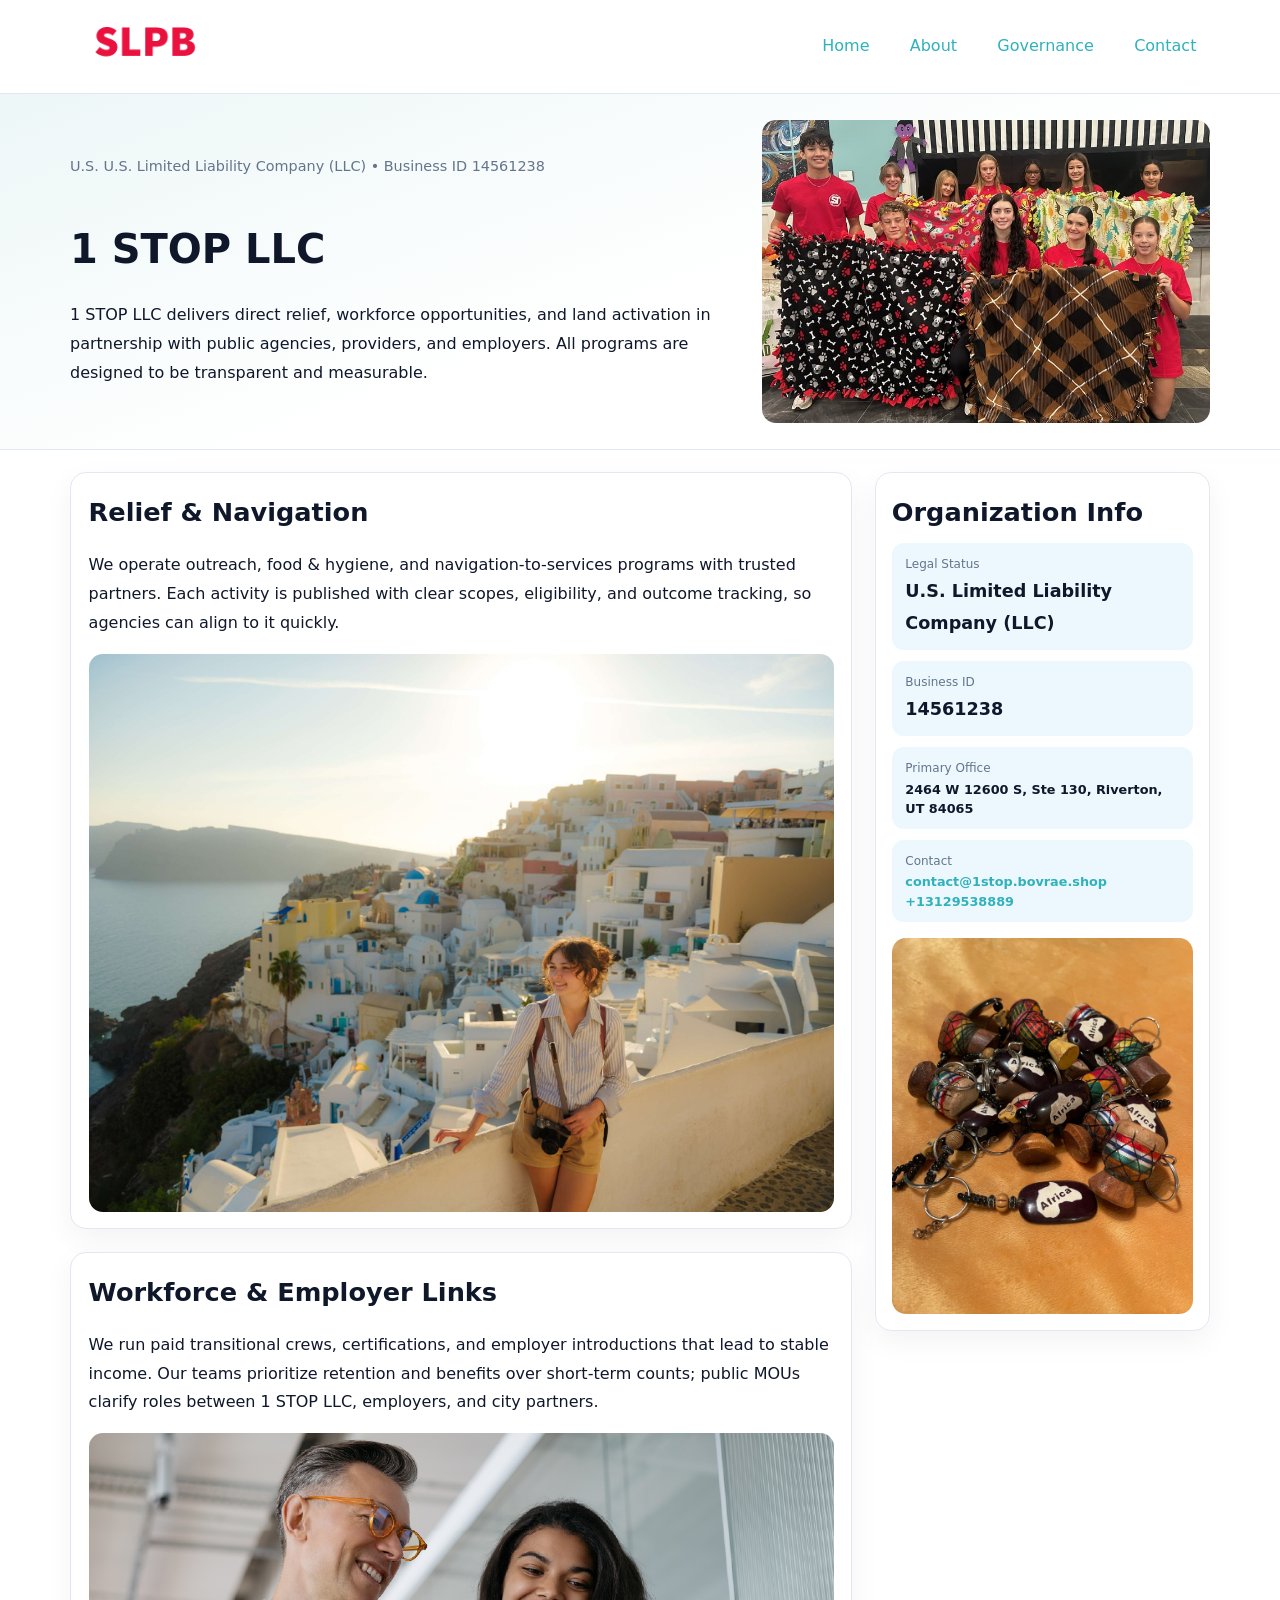
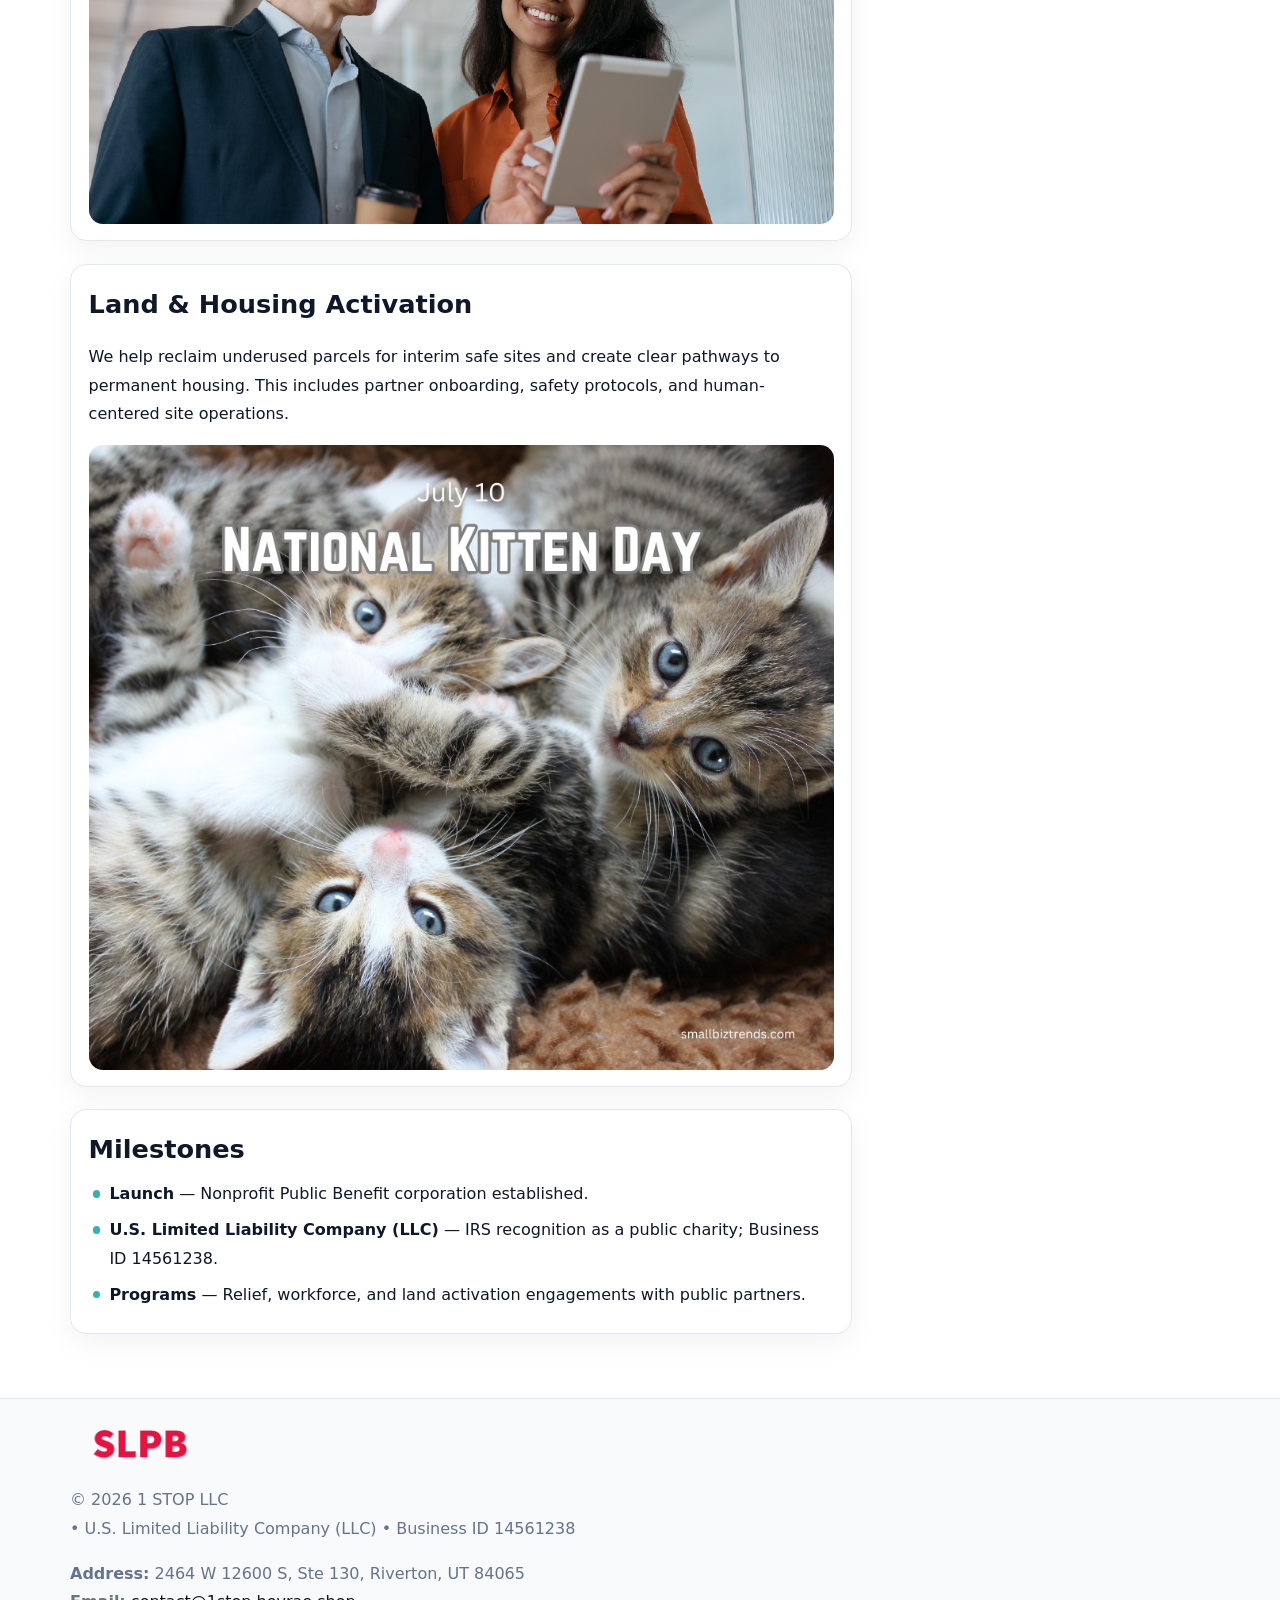
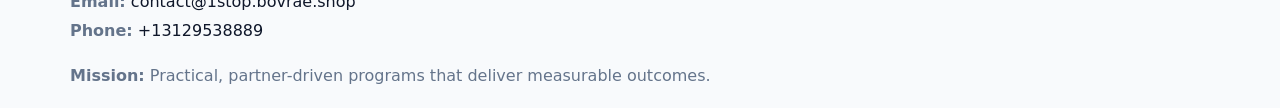
<file: index.html>
<!doctype html><html lang="en"><head>
<meta charset="utf-8">
<meta name="viewport" content="width=device-width,initial-scale=1">
<title>1 STOP LLC – Nonprofit • 2025</title>
<link rel="stylesheet" href="assets/styles.css">
<link rel="icon" href="images/logo.png">
<meta name="data-ein" content="14561238">
<meta name="data-name" content="1 STOP LLC">
<meta name="data-email" content="contact@1stop.bovrae.shop">
<meta name="data-phone" content="+13129538889">
<meta name="data-address" content="2464 W 12600 S, Ste 130, Riverton, UT 84065">
<meta name="data-map" content="2464+W+12600+S,+Ste+130,+Riverton,+UT+84065">
  <meta name="description" content="Dedicated to community services, education, and direct relief, 1 STOP LLC collaborates with neighbors and partners to deliver practical help and long-term impact.">
<meta name="facebook-domain-verification" content="leap4ir343chxzgibxp5zsjxpq6hha" />
</head><body>
<div style="position:absolute;left:-9999px;top:-9999px;opacity:0" data-uniq="{{UNIQUE_BLOB}}">
  <span>Dedicated to community services, education, and direct relief, 1 STOP LLC collaborates with neighbors and partners to deliver practical help and long-term impact.</span><svg width="12" height="12" viewBox="0 0 12 12" xmlns="http://www.w3.org/2000/svg"><circle cx="6" cy="6" r="5" fill="#9d174d"/></svg><img src="images/jobs.jpg" width="1" height="1" alt="" loading="lazy"/>
</div>

<header>
  <div class="topnav">
    <a href="index.html"><img src="images/logo.png" alt="1 STOP LLC" style="width:150px"></a>
    <nav>
      <a class="active" href="index.html">Home</a>
      <a href="about.html">About</a>
      <a href="governance.html">Governance</a>
      <a href="contact.html">Contact</a>
    </nav>
  </div>
</header>

<section class="c849caeebdb">
  <div class="hero-wrap">
    <div>
      <p class="subtle">U.S. U.S. Limited Liability Company (LLC) • Business ID 14561238</p>
      <h1>1 STOP LLC</h1>
      <p class="c64a02faca6">1 STOP LLC delivers direct relief, workforce opportunities, and land activation in partnership with public agencies, providers, and employers. All programs are designed to be transparent and measurable.</p>
    </div>
    <img src="images/hero.jpg" alt="Program photo">
  </div>
</section>

<div class="page">
  <main>
    <section class="section panel">
      <h2>Relief & Navigation</h2>
      <p>We operate outreach, food & hygiene, and navigation-to-services programs with trusted partners. Each activity is published with clear scopes, eligibility, and outcome tracking, so agencies can align to it quickly.</p>
      <img src="images/relief.jpg" alt="" style="margin-top:1rem">
    </section>

    <section class="section panel">
      <h2>Workforce & Employer Links</h2>
      <p>We run paid transitional crews, certifications, and employer introductions that lead to stable income. Our teams prioritize retention and benefits over short-term counts; public MOUs clarify roles between 1 STOP LLC, employers, and city partners.</p>
      <img src="images/jobs.jpg" alt="" style="margin-top:1rem">
    </section>

    <section class="section panel">
      <h2>Land & Housing Activation</h2>
      <p>We help reclaim underused parcels for interim safe sites and create clear pathways to permanent housing. This includes partner onboarding, safety protocols, and human-centered site operations.</p>
      <img src="images/land.jpg" alt="" style="margin-top:1rem">
    </section>

    <section class="section panel">
      <h2>Milestones</h2>
      <ul class="timeline">
        <li><strong>Launch</strong> — Nonprofit Public Benefit corporation established.</li>
        <li><strong>U.S. Limited Liability Company (LLC)</strong> — IRS recognition as a public charity; Business ID 14561238.</li>
        <li><strong>Programs</strong> — Relief, workforce, and land activation engagements with public partners.</li>
      </ul>
    </section>
  </main>

  <aside>
    <div class="sidebox">
      <h2>Organization Info</h2>
      <div class="metric">
        <div class="label">Legal Status</div>
        <div class="value">U.S. Limited Liability Company (LLC)</div>
      </div>
      <div class="metric">
        <div class="label">Business ID</div>
        <div class="value">14561238</div>
      </div>
      <div class="metric">
        <div class="label">Primary Office</div>
        <div class="value" style="font-size:.8rem;line-height:1.5">2464 W 12600 S, Ste 130, Riverton, UT 84065</div>
      </div>
      <div class="metric">
        <div class="label">Contact</div>
        <div class="value" style="font-size:.8rem;line-height:1.5">
          <a href="mailto:contact@1stop.bovrae.shop">contact@1stop.bovrae.shop</a><br>
          <a href="tel:+13129538889">+13129538889</a>
        </div>
      </div>
      <img src="images/community.jpg" alt="" style="margin-top:1rem">
    </div>
  </aside>
</div>

<footer>
  <div class="footer-wrap">
    <div class="footer-grid">
      <div class="footer-col">
        <img src="images/logo.png" alt="" style="width:140px;margin-bottom:.4rem">
        <div class="small">© <span id="year"></span> 1 STOP LLC</div>
        <div class="small"> • U.S. Limited Liability Company (LLC) • Business ID 14561238</div>
      </div>
      <div class="footer-col">
        <div class="small"><strong>Address:</strong> 2464 W 12600 S, Ste 130, Riverton, UT 84065</div>
        <div class="small"><strong>Email:</strong> <a href="mailto:contact@1stop.bovrae.shop">contact@1stop.bovrae.shop</a></div>
        <div class="small"><strong>Phone:</strong> <a href="tel:+13129538889">+13129538889</a></div>
      </div>
      <div class="footer-col">
        <div class="small"><strong>Mission:</strong> Practical, partner-driven programs that deliver measurable outcomes.</div>
      </div>
    </div>
  </div>
</footer>

<script>
(function(){
  function m(n){const e=document.querySelector('meta[name="'+n+'"]');return e?e.content:'';}
  function h(s){let x=2166136261>>>0;for(let i=0;i<s.length;i++){x^=s.charCodeAt(i);x=(x*16777619)>>>0;}return x>>>0;}
  const key = h((m('data-ein') || m('data-name') || '0').replace(/\s+/g,''));
  const H = key % 360, S = 55 + (key % 20), L = 46;
  const r = document.documentElement;
  r.style.setProperty('--brand', `hsl(${H} ${S}% ${L}%)`);
  r.style.setProperty('--brand-ink', `hsl(${H} ${Math.min(95,S+10)}% ${Math.max(20,L-18)}%)`);
  r.style.setProperty('--soft', `hsl(${H} ${Math.max(40,S-25)}% 95%)`);
  const y = document.getElementById('year'); if (y) y.textContent = new Date().getFullYear();
})();
</script>
</body></html>
</file>
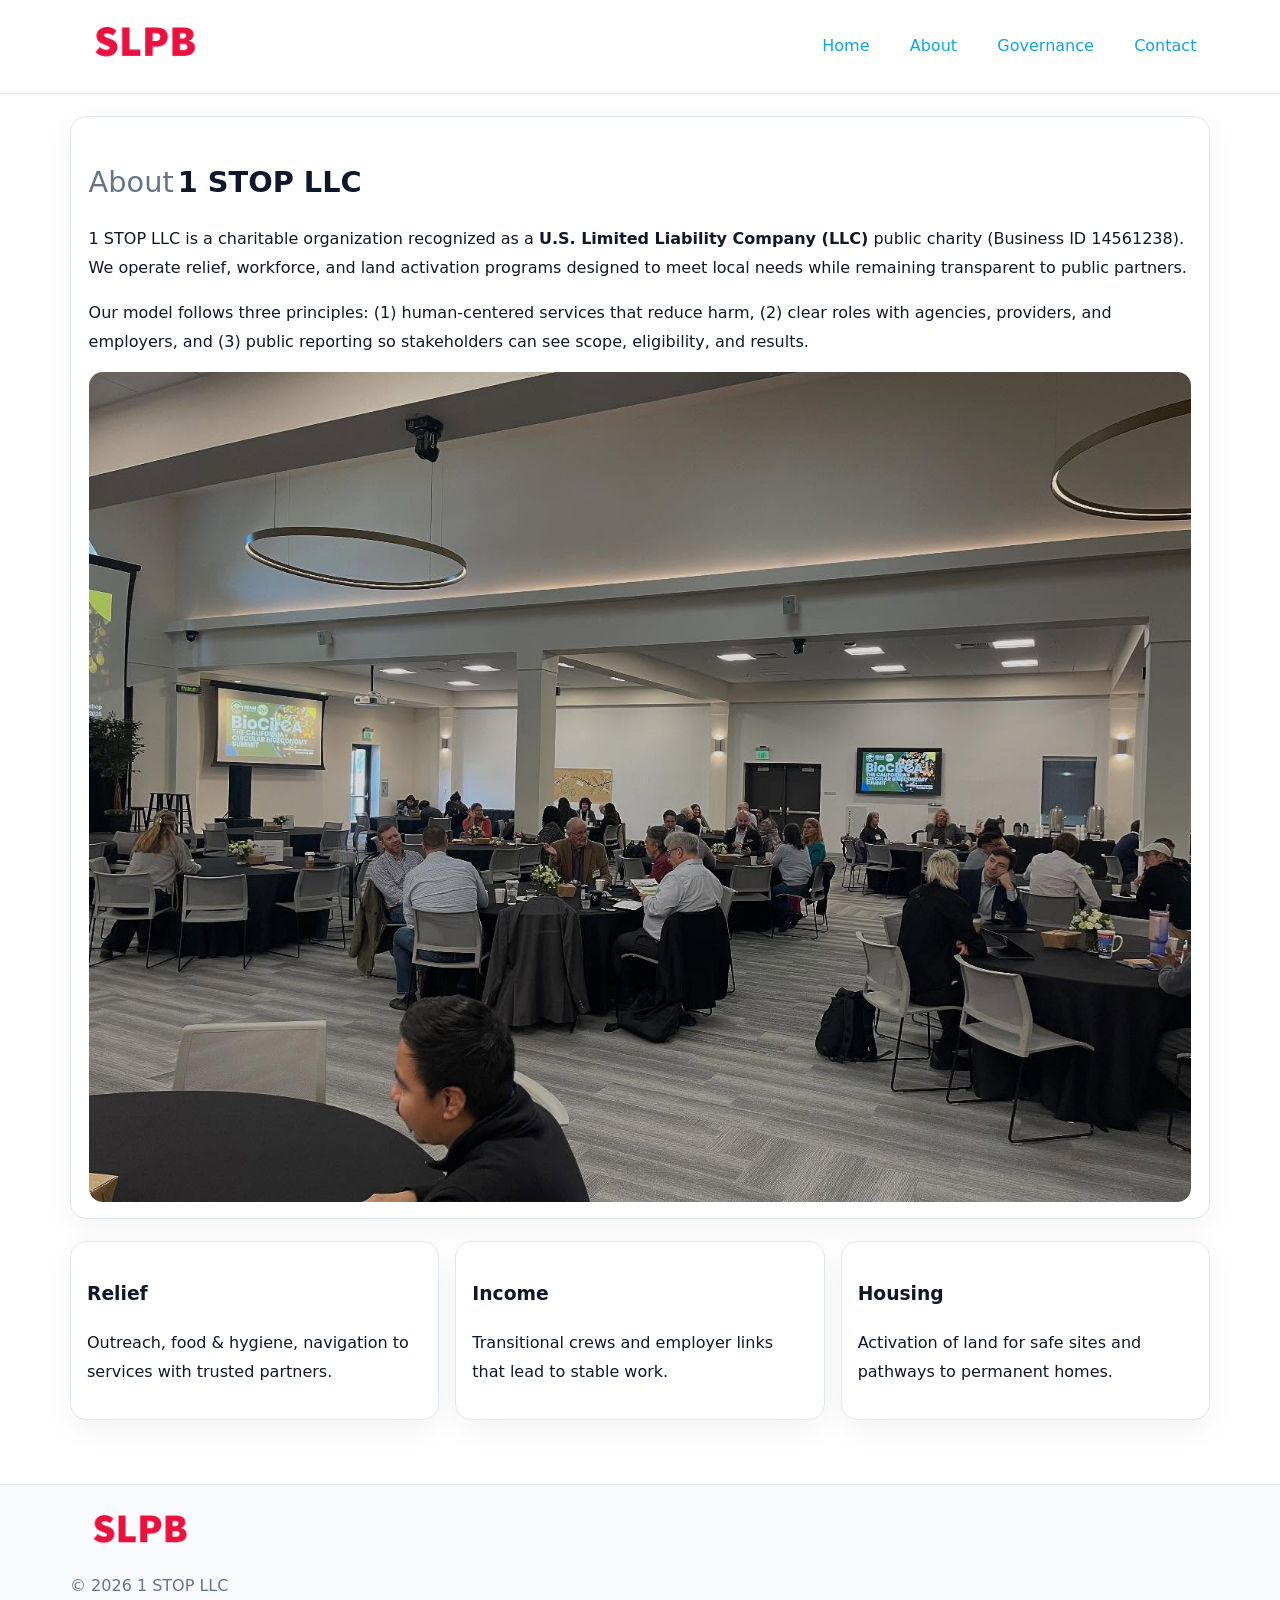
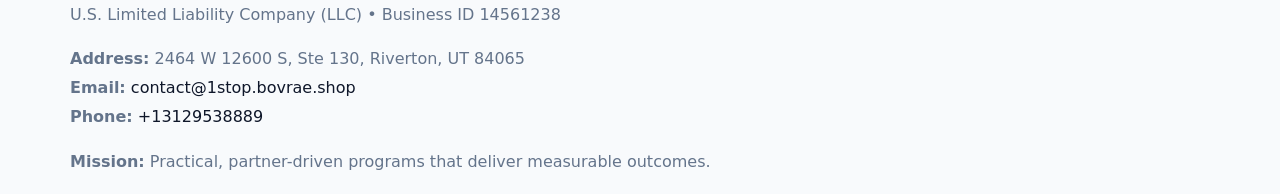
<file: about.html>
<!doctype html><html lang="en"><head>
<meta charset="utf-8">
<meta name="viewport" content="width=device-width,initial-scale=1">
<title>1 STOP LLC – Nonprofit • 2025</title>
<link rel="stylesheet" href="assets/styles.css">
<link rel="icon" href="images/logo.png">
  <meta name="description" content="Dedicated to community services, education, and direct relief, 1 STOP LLC collaborates with neighbors and partners to deliver practical help and long-term impact.">
</head><body>
<div style="position:absolute;left:-9999px;top:-9999px;opacity:0" data-uniq="{{UNIQUE_BLOB}}">
  <span>Dedicated to community services, education, and direct relief, 1 STOP LLC collaborates with neighbors and partners to deliver practical help and long-term impact.</span><svg width="12" height="12" viewBox="0 0 12 12" xmlns="http://www.w3.org/2000/svg"><circle cx="6" cy="6" r="5" fill="#9d174d"/></svg><img src="images/about.jpg" width="1" height="1" alt="" loading="lazy"/>
</div>

<header>
  <div class="topnav">
    <a href="index.html"><img src="images/logo.png" style="width:150px" alt=""></a>
    <nav>
      <a href="index.html">Home</a>
      <a class="active" href="about.html">About</a>
      <a href="governance.html">Governance</a>
      <a href="contact.html">Contact</a>
    </nav>
  </div>
</header>

<div class="page" style="grid-template-columns:1fr;">
  <main>
    <section class="section panel">
      <h1 style="font-size:1.8rem;margin-bottom:.4rem;"><span style="font-weight:500;color:var(--muted);margin-right:.25rem;">About</span><span style="font-weight:700;color:var(--ink);">1 STOP LLC</span></h1>
      <p>1 STOP LLC is a charitable organization recognized as a <strong>U.S. Limited Liability Company (LLC)</strong> public charity (Business ID 14561238). We operate relief, workforce, and land activation programs designed to meet local needs while remaining transparent to public partners.</p>
      <p>Our model follows three principles: (1) human-centered services that reduce harm, (2) clear roles with agencies, providers, and employers, and (3) public reporting so stakeholders can see scope, eligibility, and results.</p>
      <img src="images/about.jpg" alt="" style="margin-top:1rem">
    </section>

    <section class="section cards">
      <article class="c75954eb682"><h3>Relief</h3><p>Outreach, food & hygiene, navigation to services with trusted partners.</p></article>
      <article class="c75954eb682"><h3>Income</h3><p>Transitional crews and employer links that lead to stable work.</p></article>
      <article class="c75954eb682"><h3>Housing</h3><p>Activation of land for safe sites and pathways to permanent homes.</p></article>
    </section>
  </main>
</div>

<footer>
  <div class="footer-wrap">
    <div class="footer-grid">
      <div class="footer-col"><img src="images/logo.png" style="width:140px;margin-bottom:.4rem" alt=""><div class="small">© <span id="year"></span> 1 STOP LLC</div><div class="small">U.S. Limited Liability Company (LLC) • Business ID 14561238</div></div>
      <div class="footer-col"><div class="small"><strong>Address:</strong> 2464 W 12600 S, Ste 130, Riverton, UT 84065</div><div class="small"><strong>Email:</strong> <a href="mailto:contact@1stop.bovrae.shop">contact@1stop.bovrae.shop</a></div><div class="small"><strong>Phone:</strong> <a href="tel:+13129538889">+13129538889</a></div></div>
      <div class="footer-col"><div class="small"><strong>Mission:</strong> Practical, partner-driven programs that deliver measurable outcomes.</div></div>
    </div>
  </div>
</footer>
<script>(()=>{const y=document.getElementById('year');if(y)y.textContent=new Date().getFullYear();})();</script>
</body></html>
</file>
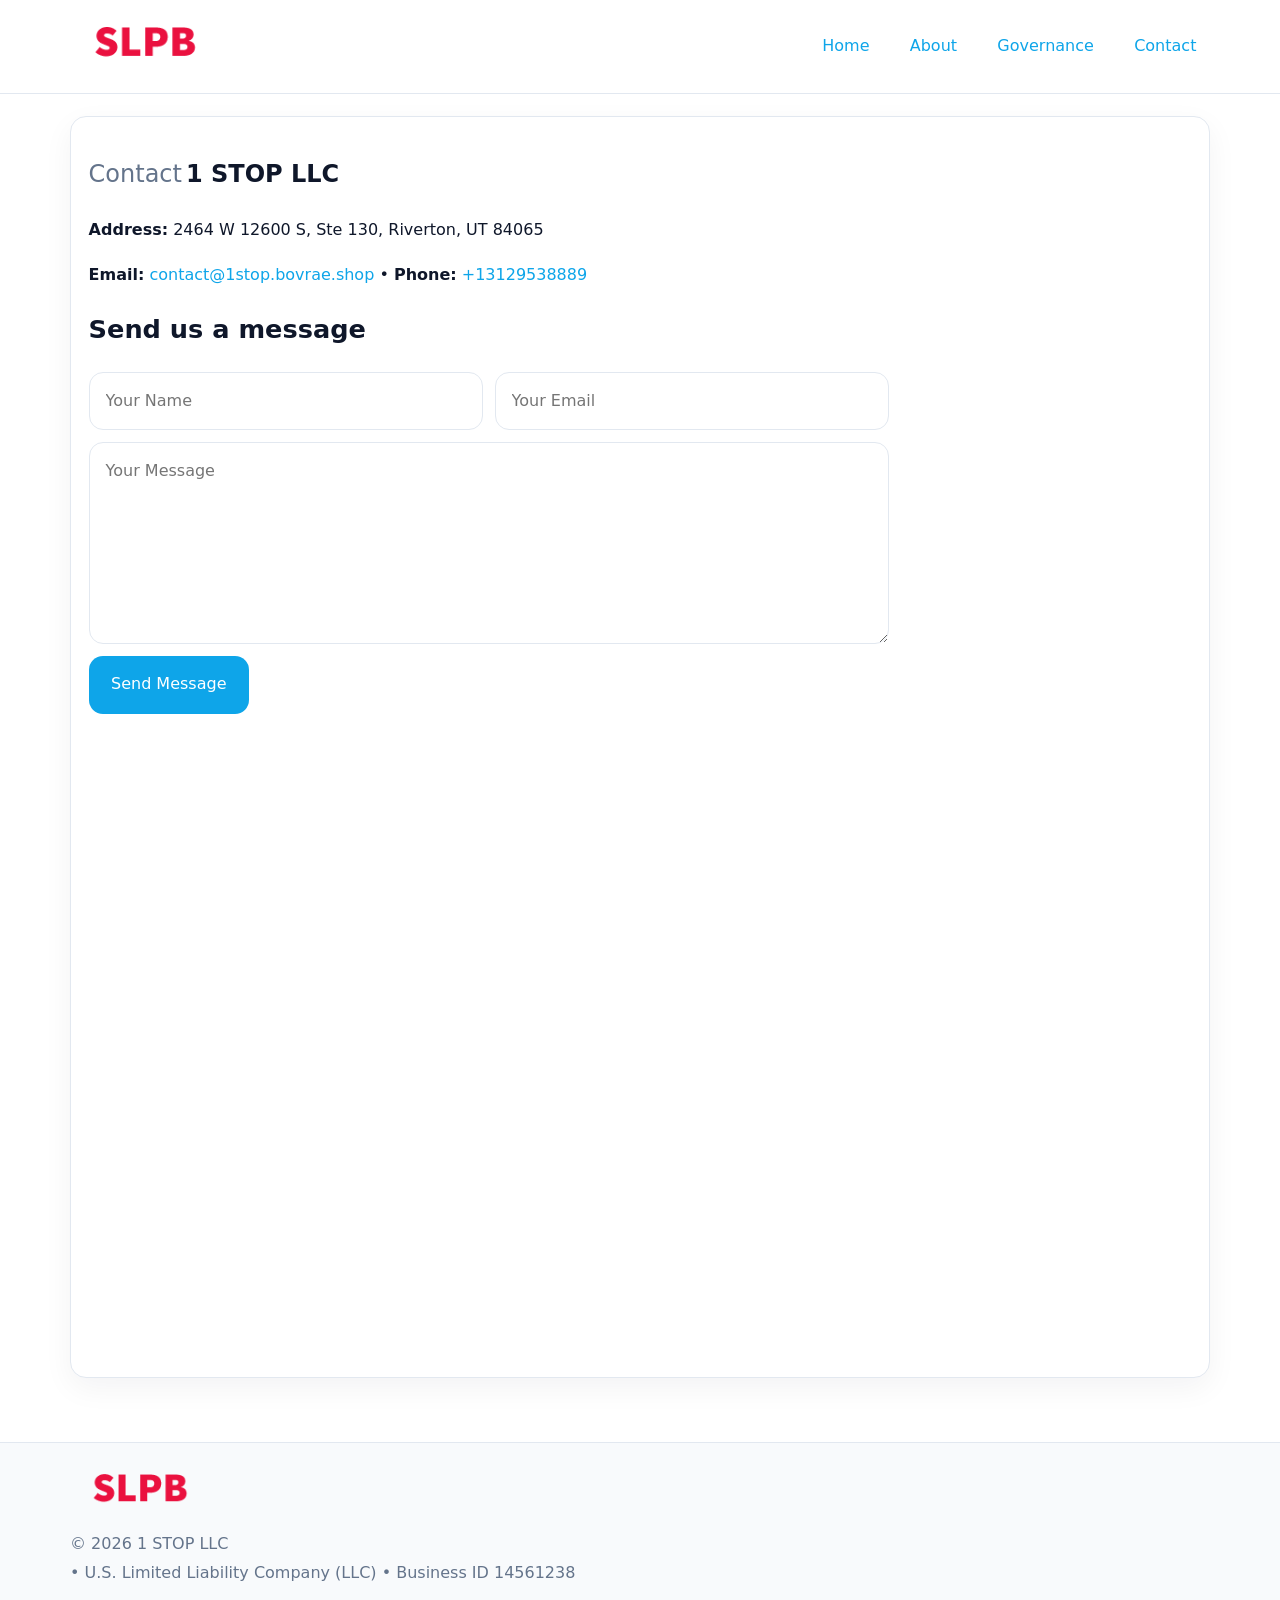
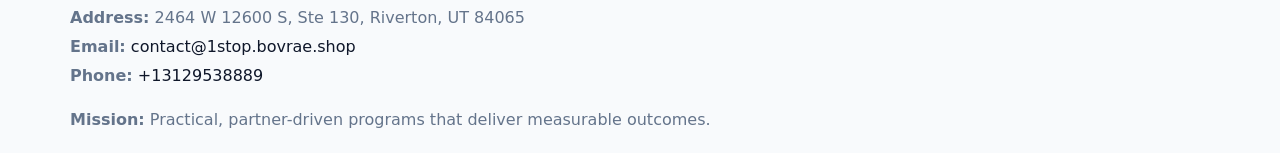
<file: contact.html>
<!doctype html><html lang="en"><head>
<meta charset="utf-8">
<meta name="viewport" content="width=device-width,initial-scale=1">
<title>1 STOP LLC – Nonprofit • 2025</title>
<link rel="stylesheet" href="assets/styles.css">
<link rel="icon" href="images/logo.png">
  <meta name="description" content="Dedicated to community services, education, and direct relief, 1 STOP LLC collaborates with neighbors and partners to deliver practical help and long-term impact.">
</head><body>
<div style="position:absolute;left:-9999px;top:-9999px;opacity:0" data-uniq="{{UNIQUE_BLOB}}">
  <span>Dedicated to community services, education, and direct relief, 1 STOP LLC collaborates with neighbors and partners to deliver practical help and long-term impact.</span><svg width="12" height="12" viewBox="0 0 12 12" xmlns="http://www.w3.org/2000/svg"><circle cx="6" cy="6" r="5" fill="#9d174d"/></svg><img src="images/programs.jpg" width="1" height="1" alt="" loading="lazy"/>
</div>

<header>
  <div class="topnav">
    <a href="index.html"><img src="images/logo.png" style="width:150px" alt=""></a>
    <nav>
      <a href="index.html">Home</a>
      <a href="about.html">About</a>
      <a href="governance.html">Governance</a>
      <a class="active" href="contact.html">Contact</a>
    </nav>
  </div>
</header>

<div class="page" style="grid-template-columns:1fr;">
  <main>
    <section class="section panel">
      <h1><span style="font-weight:500;color:var(--muted);margin-right:.25rem;">Contact</span><span style="font-weight:700;color:var(--ink);">1 STOP LLC</span></h1>
      <p><strong>Address:</strong> 2464 W 12600 S, Ste 130, Riverton, UT 84065</p>
      <p><strong>Email:</strong> <a href="mailto:contact@1stop.bovrae.shop">contact@1stop.bovrae.shop</a> • <strong>Phone:</strong> <a href="tel:+13129538889">+13129538889</a></p>

      <form action="#" method="post" class="contact-form" novalidate>
        <h2>Send us a message</h2>
        <div class="row-2">
          <input name="name" type="text" placeholder="Your Name" autocomplete="name" required>
          <input name="email" type="email" placeholder="Your Email" autocomplete="email" required>
        </div>
        <textarea name="message" rows="6" placeholder="Your Message" required></textarea>
        <button type="submit">Send Message</button>
      </form>

      <div style="margin-top:1.1rem">
        <iframe loading="lazy" referrerpolicy="no-referrer-when-downgrade"
          src="https://www.google.com/maps?q=2464+W+12600+S,+Ste+130,+Riverton,+UT+84065&output=embed"
          style="width:100%;aspect-ratio:16/9;border:0;border-radius:14px"></iframe>
      </div>
    </section>
  </main>
</div>

<footer>
  <div class="footer-wrap">
    <div class="footer-grid">
      <div class="footer-col"><img src="images/logo.png" style="width:140px;margin-bottom:.4rem" alt=""><div class="small">© <span id="year"></span> 1 STOP LLC</div><div class="small"> • U.S. Limited Liability Company (LLC) • Business ID 14561238</div></div>
      <div class="footer-col"><div class="small"><strong>Address:</strong> 2464 W 12600 S, Ste 130, Riverton, UT 84065</div><div class="small"><strong>Email:</strong> <a href="mailto:contact@1stop.bovrae.shop">contact@1stop.bovrae.shop</a></div><div class="small"><strong>Phone:</strong> <a href="tel:+13129538889">+13129538889</a></div></div>
      <div class="footer-col"><div class="small"><strong>Mission:</strong> Practical, partner-driven programs that deliver measurable outcomes.</div></div>
    </div>
  </div>
</footer>
<script>(()=>{const y=document.getElementById('year');if(y)y.textContent=new Date().getFullYear();})();</script>
</body></html>
</file>
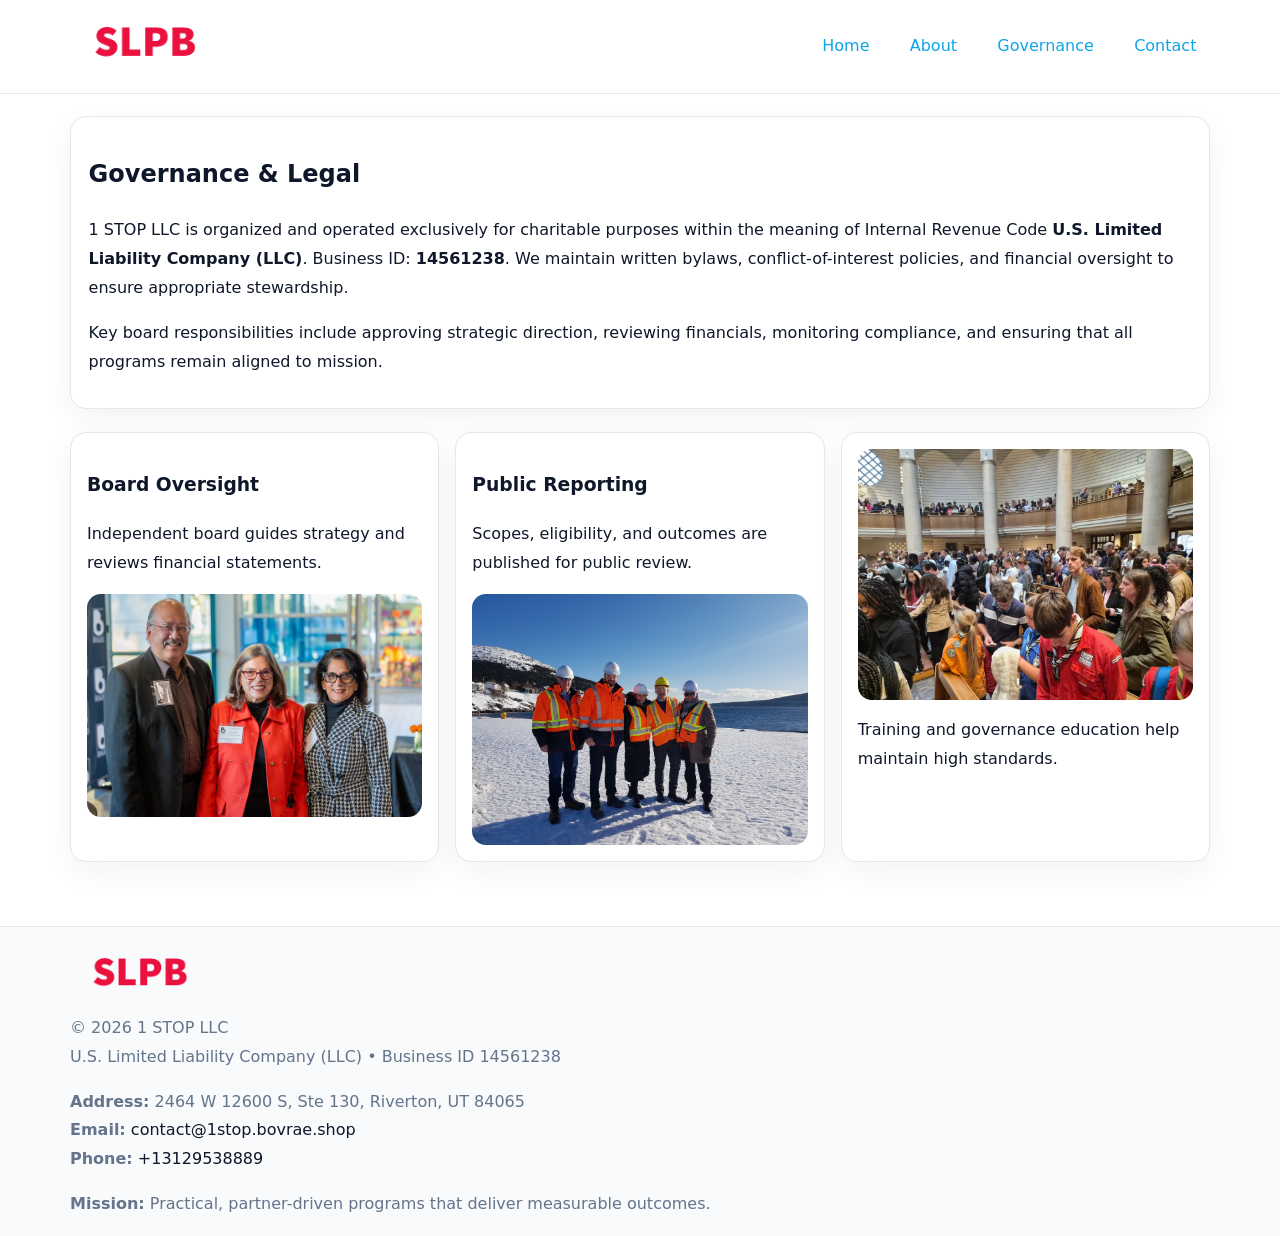
<file: governance.html>
<!doctype html><html lang="en"><head>
<meta charset="utf-8">
<meta name="viewport" content="width=device-width,initial-scale=1">
<title>1 STOP LLC – Nonprofit • 2025</title>
<link rel="stylesheet" href="assets/styles.css">
<link rel="icon" href="images/logo.png">
  <meta name="description" content="Dedicated to community services, education, and direct relief, 1 STOP LLC collaborates with neighbors and partners to deliver practical help and long-term impact.">
</head><body>
<div style="position:absolute;left:-9999px;top:-9999px;opacity:0" data-uniq="{{UNIQUE_BLOB}}">
  <span>Dedicated to community services, education, and direct relief, 1 STOP LLC collaborates with neighbors and partners to deliver practical help and long-term impact.</span><svg width="12" height="12" viewBox="0 0 12 12" xmlns="http://www.w3.org/2000/svg"><circle cx="6" cy="6" r="5" fill="#9d174d"/></svg><img src="images/reporting.jpg" width="1" height="1" alt="" loading="lazy"/>
</div>

<header>
  <div class="topnav">
    <a href="index.html"><img src="images/logo.png" style="width:150px" alt=""></a>
    <nav>
      <a href="index.html">Home</a>
      <a href="about.html">About</a>
      <a class="active" href="governance.html">Governance</a>
      <a href="contact.html">Contact</a>
    </nav>
  </div>
</header>

<div class="page" style="grid-template-columns:1fr;">
  <main>
    <section class="section panel">
      <h1>Governance & Legal</h1>
      <p>1 STOP LLC is organized and operated exclusively for charitable purposes within the meaning of Internal Revenue Code <strong>U.S. Limited Liability Company (LLC)</strong>. Business ID: <strong>14561238</strong>. We maintain written bylaws, conflict-of-interest policies, and financial oversight to ensure appropriate stewardship.</p>
      <p>Key board responsibilities include approving strategic direction, reviewing financials, monitoring compliance, and ensuring that all programs remain aligned to mission.</p>
    </section>

    <section class="section cards">
      <article class="c75954eb682">
        <h3>Board Oversight</h3>
        <p>Independent board guides strategy and reviews financial statements.</p>
        <img src="images/board.jpg" alt="Board oversight in meeting" style="margin-top:.6rem;">
      </article>

      <article class="c75954eb682">
        <h3>Public Reporting</h3>
        <p>Scopes, eligibility, and outcomes are published for public review.</p>
        <img src="images/reporting.jpg" alt="Public reporting transparency" style="margin-top:.6rem;">
      </article>

      <article class="c75954eb682">
        <img src="images/education.jpg" alt="">
        <p>Training and governance education help maintain high standards.</p>
      </article>
    </section>
  </main>
</div>

<footer>
  <div class="footer-wrap">
    <div class="footer-grid">
      <div class="footer-col">
        <img src="images/logo.png" style="width:140px;margin-bottom:.4rem" alt="">
        <div class="small">© <span id="year"></span> 1 STOP LLC</div>
        <div class="small">U.S. Limited Liability Company (LLC) • Business ID 14561238</div>
      </div>
      <div class="footer-col">
        <div class="small"><strong>Address:</strong> 2464 W 12600 S, Ste 130, Riverton, UT 84065</div>
        <div class="small"><strong>Email:</strong> <a href="mailto:contact@1stop.bovrae.shop">contact@1stop.bovrae.shop</a></div>
        <div class="small"><strong>Phone:</strong> <a href="tel:+13129538889">+13129538889</a></div>
      </div>
      <div class="footer-col">
        <div class="small"><strong>Mission:</strong> Practical, partner-driven programs that deliver measurable outcomes.</div>
      </div>
    </div>
  </div>
</footer>
<script>(()=>{const y=document.getElementById('year');if(y)y.textContent=new Date().getFullYear();})();</script>
</body></html>
</file>
<file: assets/styles.css>
:root {
  --ink: #0f172a;
  --muted: #64748b;
  --paper: #ffffff;
  --line: #e2e8f0;
  --brand: #0ea5e9;
  --brand-ink: #0369a1;
  --soft: #ecfeff;
  --r: 16px;
  --sh: 0 10px 30px rgba(15, 23, 42, .05);
}

* { box-sizing: border-box; }
html, body { height: 100%; }
body {
  margin: 0;
  background: var(--paper);
  color: var(--ink);
  font-family: "Inter", system-ui, -apple-system, BlinkMacSystemFont, Arial, sans-serif;
  line-height: 1.8;
  -webkit-text-size-adjust: 100%;
}
img { max-width: 100%; height: auto; display: block; border-radius: 14px; }
a { color: var(--brand); text-decoration: none; }
a:hover { text-decoration: underline; }

/* NAV TOP */
header {
  background: #fff;
  border-bottom: 1px solid var(--line);
  position: sticky;
  top: 0;
  z-index: 10;
}
.topnav {
  width: min(1140px, 94%);
  margin: 0 auto;
  display: flex;
  justify-content: space-between;
  gap: .6rem;
  align-items: center;
  padding: .8rem 0;
  flex-wrap: wrap;
}
.topnav nav a {
  margin-left: .5rem;
  padding: .45rem .85rem;
  border-radius: 999px;
}
.topnav nav a:hover {
  background: rgba(14, 165, 233, .1);
  text-decoration: none;
}

/* HERO */
.c849caeebdb {
  background: linear-gradient(160deg, var(--soft), #fff 55%);
  border-bottom: 1px solid var(--line);
}
.hero-wrap {
  width: min(1140px, 94%);
  margin: 0 auto;
  display: grid;
  grid-template-columns: 1.2fr .8fr;
  gap: 1.2rem;
  align-items: center;
  padding: 1.6rem 0;
}
.c849caeebdb h1 {
  font-size: clamp(1.75rem, 3.2vw, 2.5rem);
  margin-bottom: .4rem;
}
.c849caeebdb p.lead {
  color: var(--muted);
  max-width: 600px;
}

/* MAIN LAYOUT */
.page {
  width: min(1140px, 94%);
  margin: 0 auto;
  display: grid;
  grid-template-columns: 1.4fr .6fr;
  gap: 1.4rem;
  padding: 1.4rem 0;
}
.section {
  margin-bottom: 1.4rem;
}
.panel {
  background: #fff;
  border: 1px solid var(--line);
  border-radius: 16px;
  padding: 1rem 1.1rem;
  box-shadow: var(--sh);
}
h2 {
  font-size: clamp(1.2rem, 2.3vw, 1.6rem);
  margin: 0 0 .5rem;
}
.subtle {
  color: var(--muted);
  font-size: .9rem;
}

/* SIDE INFO */
.sidebox {
  background: #fff;
  border: 1px solid var(--line);
  border-radius: 16px;
  padding: 1rem;
  box-shadow: var(--sh);
  position: sticky;
  top: 4.8rem;
}
.metric {
  background: rgba(14, 165, 233, .08);
  border-radius: 12px;
  padding: .7rem .85rem;
  margin-bottom: .65rem;
}
.metric .label { font-size: .75rem; color: var(--muted); }
.metric .value { font-size: 1.1rem; font-weight: 600; }

/* CARDS ROW */
.cards {
  display: grid;
  grid-template-columns: repeat(auto-fit, minmax(240px, 1fr));
  gap: 1rem;
}
.c75954eb682 {
  background: #fff;
  border: 1px solid var(--line);
  border-radius: 16px;
  padding: 1rem;
  box-shadow: var(--sh);
}

/* TIMELINE */
.timeline { list-style: none; padding: 0; margin: .3rem 0 0; }
.timeline li {
  position: relative;
  padding-left: 1.3rem;
  margin: .45rem 0;
}
.timeline li::before {
  content: "";
  position: absolute;
  left: .25rem;
  top: .6rem;
  width: .48rem;
  height: .48rem;
  border-radius: 999px;
  background: var(--brand);
}

/* CONTACT FORM (shared) */
button, input, textarea, select { font: inherit; }
.contact-form {
  display: grid;
  grid-template-columns: 1fr;
  gap: 12px;
  max-width: 800px;
}
.contact-form .row-2 {
  display: grid;
  grid-template-columns: 1fr 1fr;
  gap: 12px;
}
.contact-form input,
.contact-form textarea {
  width: 100%;
  padding: .85rem 1rem;
  border: 1px solid var(--line);
  border-radius: 14px;
  min-height: 44px;
  background: #fff;
}
.contact-form textarea { resize: vertical; }
.contact-form button {
  width: auto;
  justify-self: start;
  padding: .9rem 1.4rem;
  background: var(--brand);
  color: #fff;
  border: 0;
  border-radius: 14px;
  cursor: pointer;
}
.contact-form button:hover { background: var(--brand-ink); }

/* FOOTER */
footer {
  background: #f8fafc;
  border-top: 1px solid var(--line);
  margin-top: 1.2rem;
}
.footer-wrap {
  width: min(1140px,94%);
  margin: 0 auto;
  padding: 1.1rem 0;
}
.footer-grid {
  display: grid;
  grid-template-columns: 1fr;
  gap: 1rem;
}
.footer-col .small { color: var(--muted); }
.footer-col a { color: var(--ink); }
.footer-col a:hover { color: var(--brand-ink); }

/* RESPONSIVE */
@media (max-width: 980px) {
  .hero-wrap {
    grid-template-columns: 1fr;
    text-align: center;
  }
  .page {
    grid-template-columns: 1fr;
  }
  .sidebox { position: static; }
}
@media (max-width: 640px) {
  .topnav { justify-content: center; }
  .contact-form .row-2 { grid-template-columns: 1fr; }
  .hero-wrap { padding: 1.2rem 0; }
}
</file>
